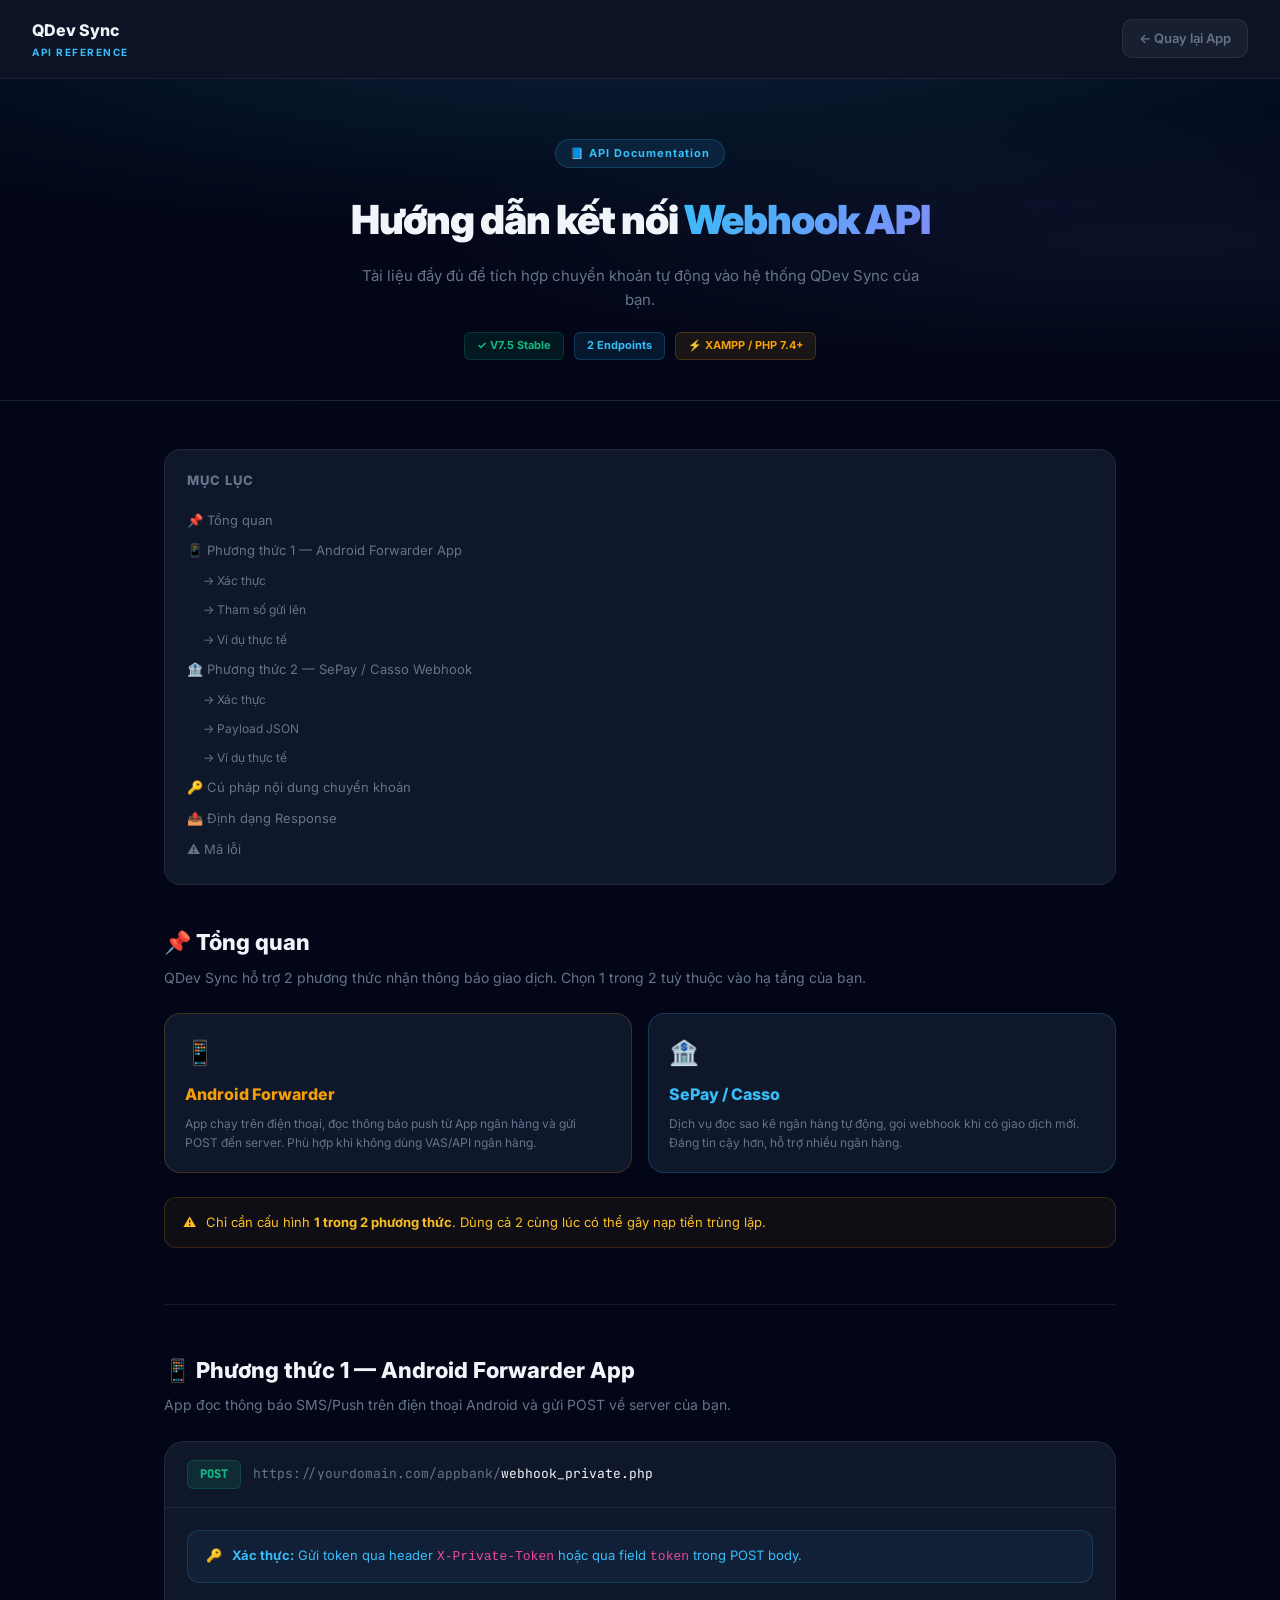
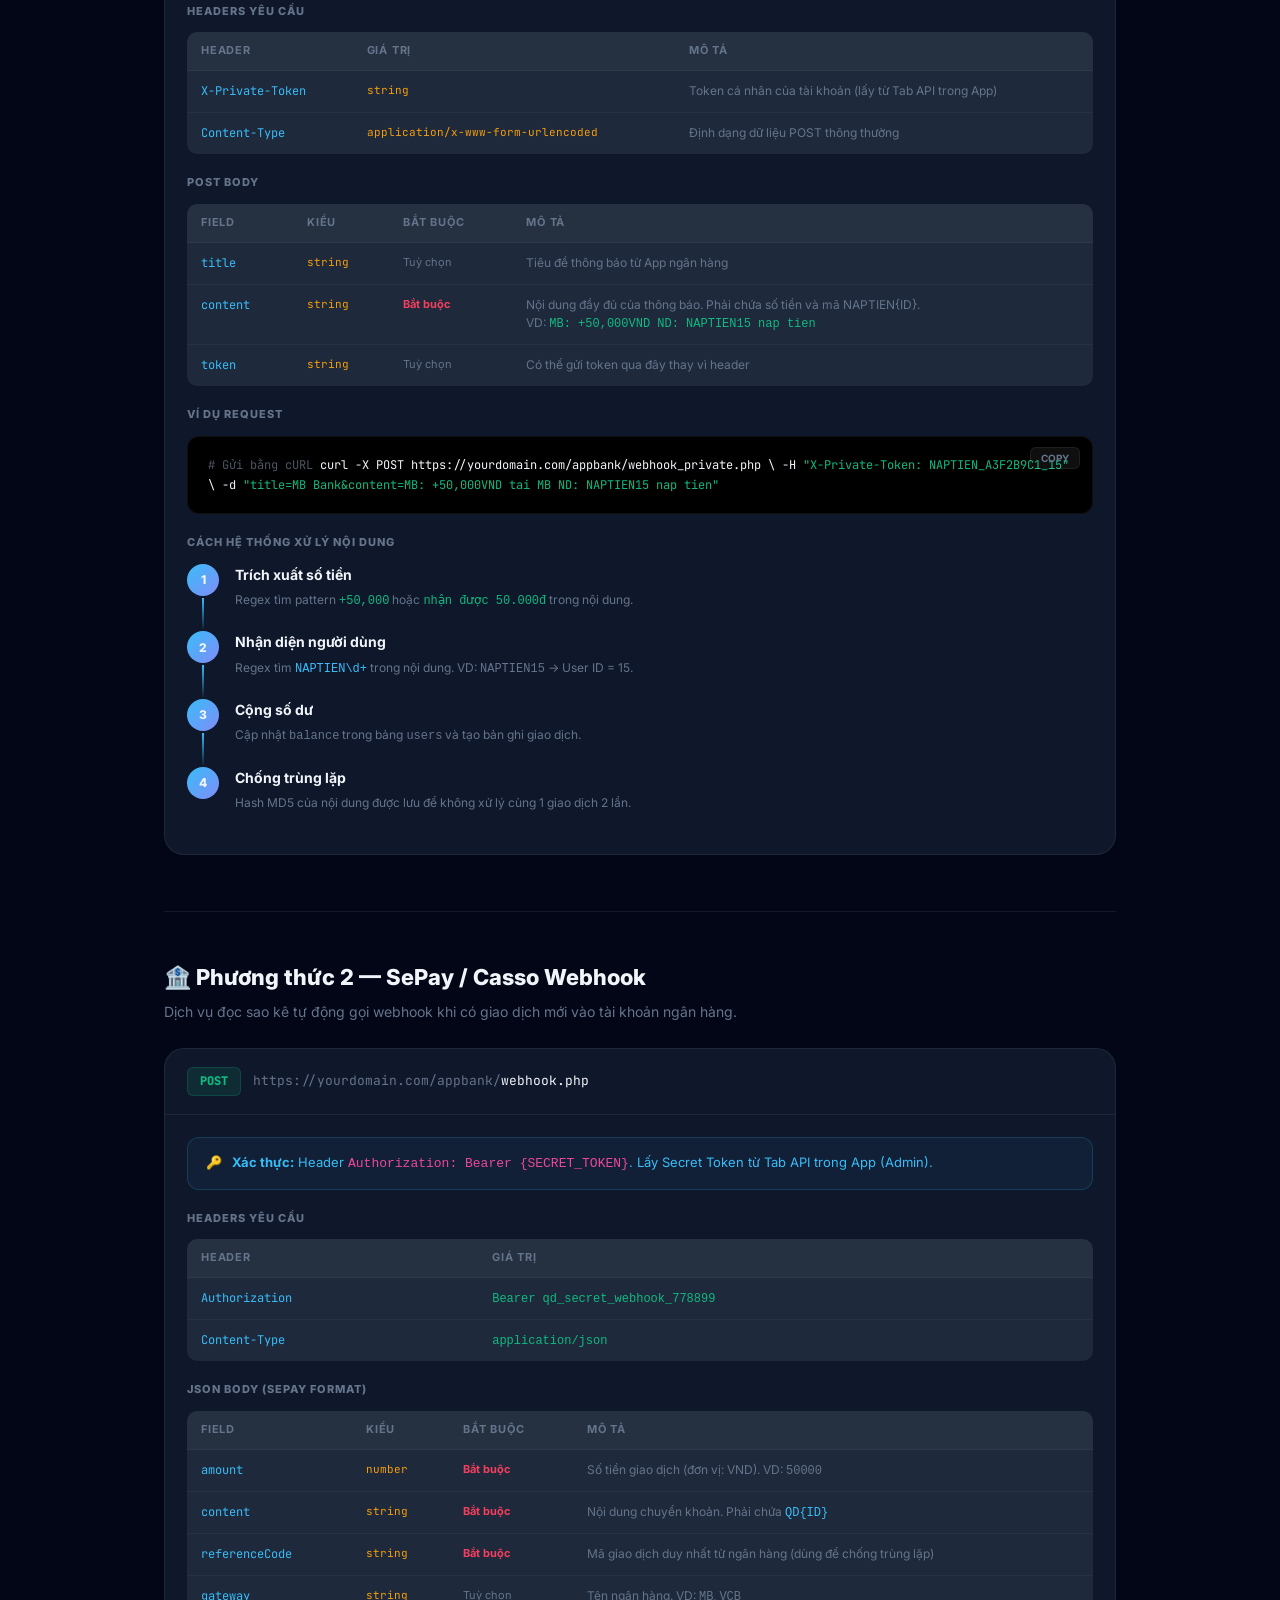
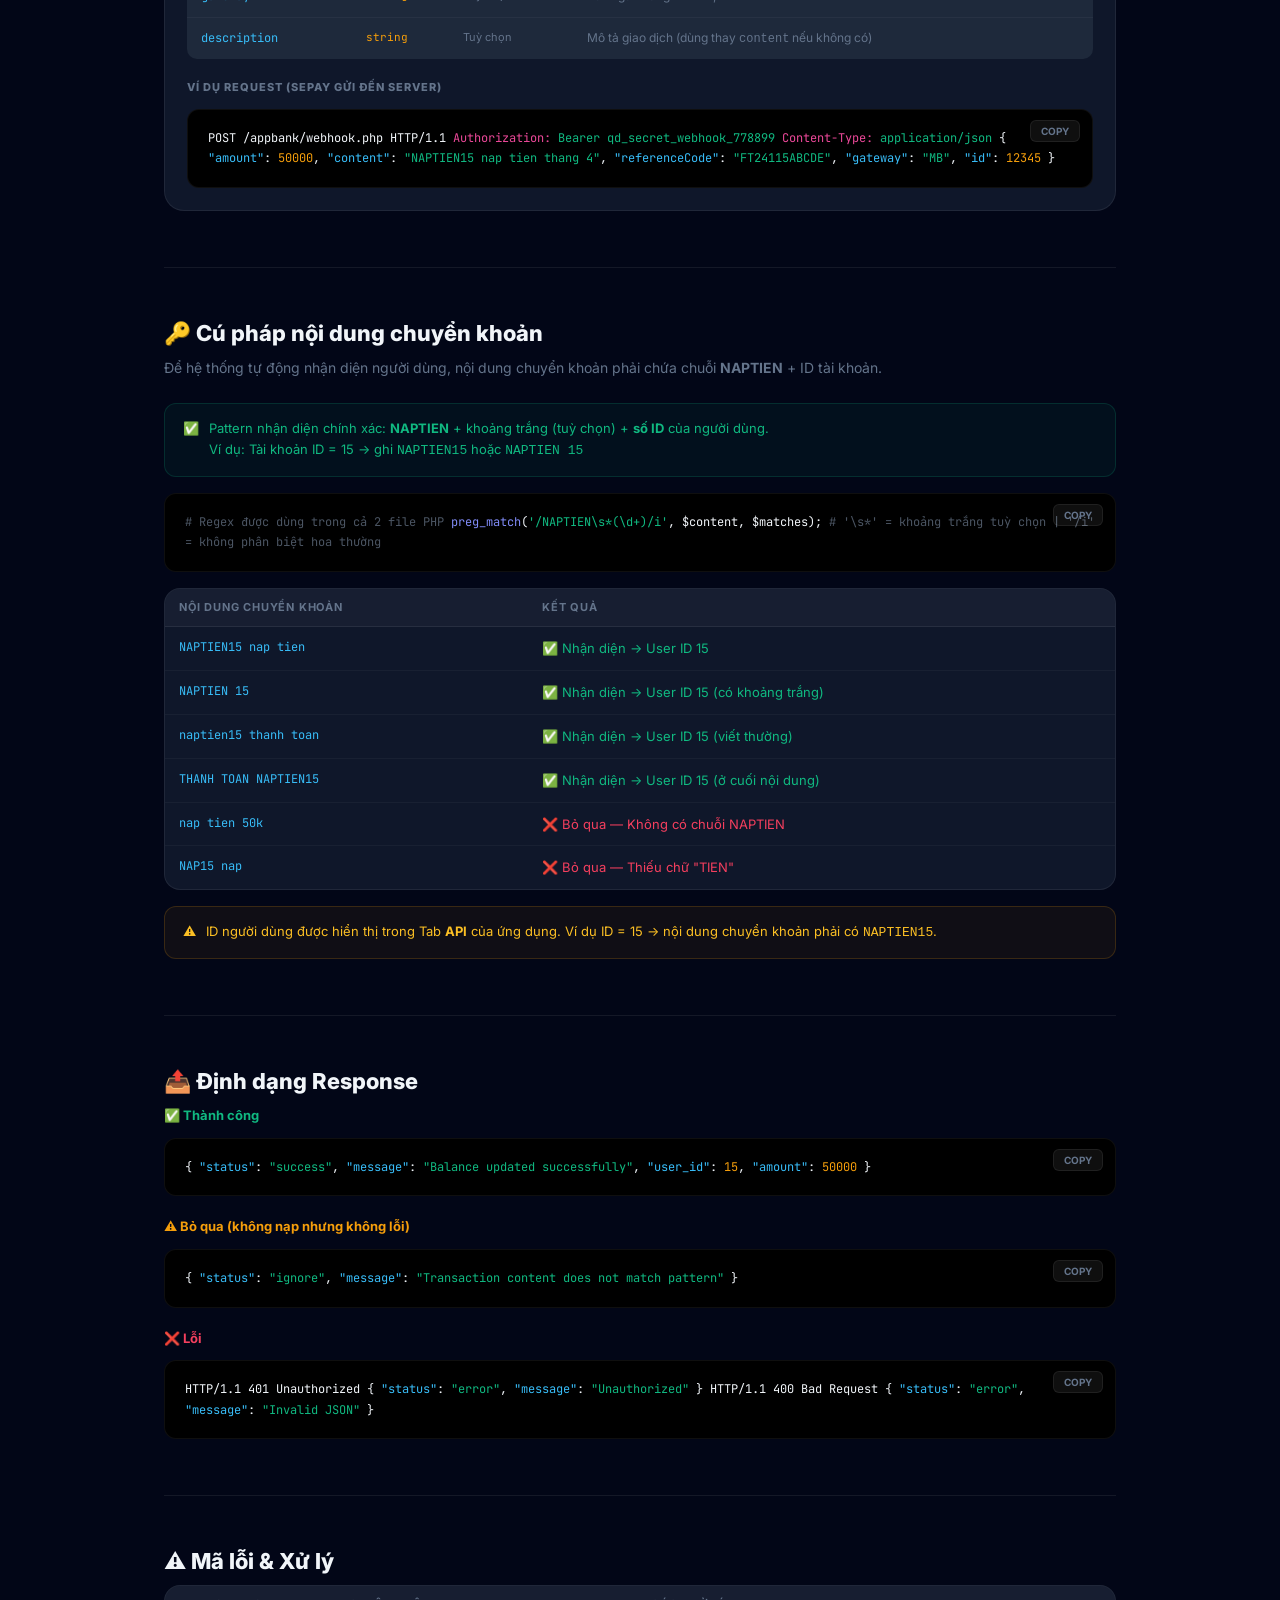
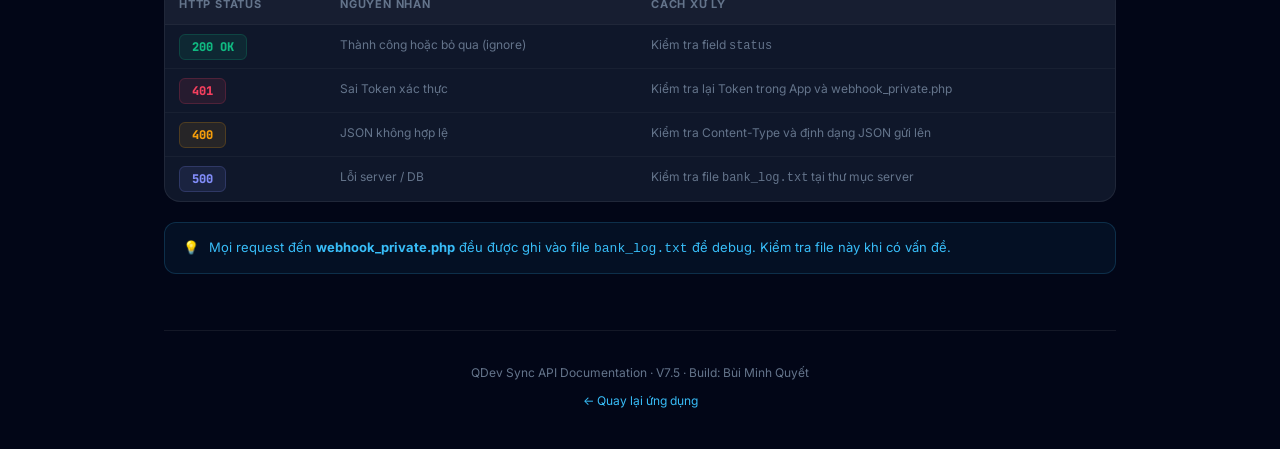
<file: app/src/main/assets/docs.html>
<!DOCTYPE html>
<html lang="vi">
<head>
    <meta charset="UTF-8">
    <meta name="viewport" content="width=device-width, initial-scale=1.0">
    <title>API Documentation — QDev Sync</title>
    <link rel="icon" href="logo.png">
    <link rel="preconnect" href="https://fonts.googleapis.com">
    <link href="https://fonts.googleapis.com/css2?family=Inter:wght@400;500;600;700;800;900&family=JetBrains+Mono:wght@400;500;700&display=swap" rel="stylesheet">
    <style>
        :root {
            --bg: #020617;
            --surface: #0f172a;
            --surface2: #1e293b;
            --border: rgba(255,255,255,0.07);
            --text: #f1f5f9;
            --muted: #64748b;
            --blue: #38bdf8;
            --purple: #818cf8;
            --emerald: #10b981;
            --amber: #f59e0b;
            --rose: #f43f5e;
            --pink: #ec4899;
        }
        * { margin: 0; padding: 0; box-sizing: border-box; }
        body {
            background: var(--bg);
            color: var(--text);
            font-family: 'Inter', sans-serif;
            min-height: 100vh;
            line-height: 1.6;
        }

        /* ── HEADER ── */
        .site-header {
            background: rgba(15,23,42,0.8);
            backdrop-filter: blur(12px);
            border-bottom: 1px solid var(--border);
            padding: 18px 32px;
            display: flex;
            align-items: center;
            justify-content: space-between;
            position: sticky;
            top: 0;
            z-index: 100;
        }
        .logo { display: flex; align-items: center; gap: 12px; }
        .logo-icon {
            width: 38px; height: 38px;
            background: linear-gradient(135deg, var(--blue), var(--purple));
            border-radius: 10px;
            display: flex; align-items: center; justify-content: center;
            font-size: 18px;
        }
        .logo-text { font-size: 16px; font-weight: 800; }
        .logo-sub { font-size: 10px; color: var(--blue); font-weight: 700; letter-spacing: 1.5px; text-transform: uppercase; }
        .back-btn {
            display: flex; align-items: center; gap: 8px;
            background: rgba(255,255,255,0.05);
            border: 1px solid var(--border);
            padding: 8px 16px;
            border-radius: 10px;
            color: var(--muted);
            text-decoration: none;
            font-size: 13px;
            font-weight: 600;
            transition: all 0.2s;
        }
        .back-btn:hover { background: rgba(56,189,248,0.1); color: var(--blue); border-color: var(--blue); }

        /* ── HERO ── */
        .hero {
            background: radial-gradient(ellipse 80% 60% at 50% -10%, rgba(56,189,248,0.12), transparent),
                        radial-gradient(ellipse 60% 40% at 90% 50%, rgba(129,140,248,0.08), transparent);
            padding: 60px 32px 40px;
            text-align: center;
            border-bottom: 1px solid var(--border);
        }
        .hero-badge {
            display: inline-flex; align-items: center; gap: 6px;
            background: rgba(56,189,248,0.1);
            border: 1px solid rgba(56,189,248,0.2);
            color: var(--blue);
            font-size: 11px; font-weight: 700; letter-spacing: 1px;
            padding: 5px 14px; border-radius: 100px;
            margin-bottom: 20px;
        }
        .hero h1 { font-size: 40px; font-weight: 900; letter-spacing: -1px; margin-bottom: 12px; }
        .hero h1 span { background: linear-gradient(135deg, var(--blue), var(--purple)); -webkit-background-clip: text; -webkit-text-fill-color: transparent; }
        .hero p { color: var(--muted); font-size: 15px; max-width: 560px; margin: 0 auto; }
        .version-badges { display: flex; justify-content: center; gap: 10px; margin-top: 20px; flex-wrap: wrap; }
        .version-badge {
            padding: 4px 12px; border-radius: 6px; font-size: 11px; font-weight: 700;
        }
        .v-stable { background: rgba(16,185,129,0.1); color: var(--emerald); border: 1px solid rgba(16,185,129,0.2); }
        .v-info { background: rgba(56,189,248,0.1); color: var(--blue); border: 1px solid rgba(56,189,248,0.2); }
        .v-warn { background: rgba(245,158,11,0.1); color: var(--amber); border: 1px solid rgba(245,158,11,0.2); }

        /* ── LAYOUT ── */
        .container { max-width: 1000px; margin: 0 auto; padding: 48px 24px; }

        /* ── SECTION ── */
        .section { margin-bottom: 56px; }
        .section-title {
            font-size: 22px; font-weight: 800; margin-bottom: 6px;
            display: flex; align-items: center; gap: 10px;
        }
        .section-desc { color: var(--muted); font-size: 14px; margin-bottom: 24px; }

        /* ── ENDPOINT CARD ── */
        .endpoint-card {
            background: var(--surface);
            border: 1px solid var(--border);
            border-radius: 20px;
            overflow: hidden;
            margin-bottom: 20px;
        }
        .endpoint-header {
            padding: 18px 22px;
            display: flex; align-items: center; gap: 12px;
            border-bottom: 1px solid var(--border);
            cursor: pointer;
            user-select: none;
        }
        .method-badge {
            padding: 4px 12px; border-radius: 6px;
            font-size: 12px; font-weight: 800;
            font-family: 'JetBrains Mono', monospace;
        }
        .post { background: rgba(16,185,129,0.12); color: var(--emerald); border: 1px solid rgba(16,185,129,0.2); }
        .get { background: rgba(56,189,248,0.12); color: var(--blue); border: 1px solid rgba(56,189,248,0.2); }
        .endpoint-url {
            font-family: 'JetBrains Mono', monospace;
            font-size: 13px; color: var(--text); flex: 1;
        }
        .endpoint-url span { color: var(--muted); }
        .endpoint-desc-short { margin-left: auto; font-size: 12px; color: var(--muted); font-weight: 500; }

        .endpoint-body { padding: 22px; }
        .endpoint-body h4 {
            font-size: 11px; font-weight: 800; color: var(--muted);
            letter-spacing: 1px; text-transform: uppercase;
            margin-bottom: 12px; margin-top: 20px;
        }
        .endpoint-body h4:first-child { margin-top: 0; }

        /* ── TABLE ── */
        table { width: 100%; border-collapse: collapse; font-size: 13px; }
        th {
            text-align: left; padding: 10px 14px;
            background: rgba(255,255,255,0.03);
            color: var(--muted); font-size: 11px; font-weight: 700;
            text-transform: uppercase; letter-spacing: 0.8px;
            border-bottom: 1px solid var(--border);
        }
        td { padding: 11px 14px; border-bottom: 1px solid rgba(255,255,255,0.04); vertical-align: top; }
        tr:last-child td { border-bottom: none; }
        .param-name { font-family: 'JetBrains Mono', monospace; color: var(--blue); font-size: 12px; }
        .param-type { font-family: 'JetBrains Mono', monospace; color: var(--amber); font-size: 11px; }
        .param-req { color: var(--rose); font-size: 11px; font-weight: 700; }
        .param-opt { color: var(--muted); font-size: 11px; }
        .param-desc { color: var(--muted); font-size: 12px; line-height: 1.5; }

        /* ── CODE BLOCK ── */
        .code-block {
            background: #000;
            border: 1px solid rgba(255,255,255,0.06);
            border-radius: 12px;
            padding: 18px 20px;
            font-family: 'JetBrains Mono', monospace;
            font-size: 12px;
            line-height: 1.7;
            overflow-x: auto;
            position: relative;
        }
        .code-block .comment { color: #4b5563; }
        .code-block .key { color: var(--blue); }
        .code-block .str { color: var(--emerald); }
        .code-block .num { color: var(--amber); }
        .code-block .kw { color: var(--purple); }
        .code-block .hdr { color: var(--pink); }
        .copy-btn {
            position: absolute; top: 10px; right: 12px;
            background: rgba(255,255,255,0.06);
            border: 1px solid var(--border);
            color: var(--muted);
            padding: 4px 10px;
            border-radius: 6px;
            font-size: 10px; font-weight: 700;
            cursor: pointer;
            transition: all 0.2s;
            font-family: 'Inter', sans-serif;
        }
        .copy-btn:hover { background: var(--blue); color: white; border-color: var(--blue); }

        /* ── ALERT ── */
        .alert {
            padding: 14px 18px;
            border-radius: 12px;
            margin-bottom: 16px;
            font-size: 13px;
            display: flex; gap: 10px;
        }
        .alert-warn { background: rgba(245,158,11,0.06); border: 1px solid rgba(245,158,11,0.18); color: #fbbf24; }
        .alert-info { background: rgba(56,189,248,0.06); border: 1px solid rgba(56,189,248,0.18); color: var(--blue); }
        .alert-success { background: rgba(16,185,129,0.06); border: 1px solid rgba(16,185,129,0.18); color: var(--emerald); }

        /* ── RESPONSE TABS ── */
        .resp-tabs { display: flex; gap: 0; border-bottom: 1px solid var(--border); margin-bottom: 14px; }
        .resp-tab {
            padding: 8px 16px; font-size: 12px; font-weight: 700;
            color: var(--muted); cursor: pointer; border-bottom: 2px solid transparent;
            transition: all 0.2s;
        }
        .resp-tab.active { color: var(--emerald); border-bottom-color: var(--emerald); }

        /* ── FLOW STEPS ── */
        .flow { display: flex; flex-direction: column; gap: 0; }
        .flow-item {
            display: flex; gap: 16px; padding-bottom: 20px;
            position: relative;
        }
        .flow-item:not(:last-child)::before {
            content: '';
            position: absolute;
            left: 15px; top: 34px; bottom: 0;
            width: 2px;
            background: linear-gradient(var(--blue), transparent);
        }
        .flow-num {
            width: 32px; height: 32px; border-radius: 50%; flex-shrink: 0;
            background: linear-gradient(135deg, var(--blue), var(--purple));
            display: flex; align-items: center; justify-content: center;
            font-size: 12px; font-weight: 800;
        }
        .flow-content h5 { font-size: 14px; font-weight: 700; margin-bottom: 4px; }
        .flow-content p { font-size: 12px; color: var(--muted); }

        /* ── DIVIDER ── */
        .divider { height: 1px; background: var(--border); margin: 48px 0; }

        /* ── TOC ── */
        .toc {
            background: var(--surface);
            border: 1px solid var(--border);
            border-radius: 16px;
            padding: 20px 22px;
            margin-bottom: 40px;
        }
        .toc h3 { font-size: 13px; font-weight: 800; color: var(--muted); text-transform: uppercase; letter-spacing: 1px; margin-bottom: 14px; }
        .toc a {
            display: block; color: var(--muted); text-decoration: none;
            font-size: 13px; padding: 5px 0;
            transition: color 0.2s;
        }
        .toc a:hover { color: var(--blue); }
        .toc .toc-sub { padding-left: 16px; font-size: 12px; }

        /* ── RESPONSIVE ── */
        @media (max-width: 768px) {
            .hero { padding: 40px 20px 30px; }
            .hero h1 { font-size: 28px; }
            .hero p { font-size: 14px; }
            .site-header { padding: 12px 16px; }
            .logo-text { font-size: 14px; }
            .logo-icon { width: 32px; height: 32px; font-size: 16px; }
            .back-btn { padding: 6px 12px; font-size: 12px; }
            
            .container { padding: 24px 16px; }
            .section-title { font-size: 18px; }
            
            .overview-grid { grid-template-columns: 1fr !important; }
            
            .endpoint-header { flex-direction: column; align-items: flex-start; gap: 8px; }
            .endpoint-url { font-size: 12px; color: var(--text); word-break: break-all; }
            .endpoint-desc-short { margin-left: 0; font-size: 11px; }
            
            .table-wrapper { overflow-x: auto; -webkit-overflow-scrolling: touch; border-radius: 10px; border: 1px solid var(--border); }
            table { min-width: 500px; }
            
            .code-block { font-size: 11px; padding: 15px; }
        }
    </style>
</head>
<body>

<!-- HEADER -->
<header class="site-header">
    <div class="logo">
        <div>
            <div class="logo-text">QDev Sync</div>
            <div class="logo-sub">API Reference</div>
        </div>
    </div>
    <a href="index.html" class="back-btn">← Quay lại App</a>
</header>

<!-- HERO -->
<div class="hero">
    <div class="hero-badge">📘 API Documentation</div>
    <h1>Hướng dẫn kết nối <span>Webhook API</span></h1>
    <p>Tài liệu đầy đủ để tích hợp chuyển khoản tự động vào hệ thống QDev Sync của bạn.</p>
    <div class="version-badges">
        <span class="version-badge v-stable">✓ V7.5 Stable</span>
        <span class="version-badge v-info">2 Endpoints</span>
        <span class="version-badge v-warn">⚡ XAMPP / PHP 7.4+</span>
    </div>
</div>

<!-- MAIN CONTENT -->
<div class="container">

    <!-- TOC -->
    <div class="toc">
        <h3>Mục lục</h3>
        <a href="#overview">📌 Tổng quan</a>
        <a href="#method1">📱 Phương thức 1 — Android Forwarder App</a>
        <a class="toc-sub" href="#m1-auth">→ Xác thực</a>
        <a class="toc-sub" href="#m1-params">→ Tham số gửi lên</a>
        <a class="toc-sub" href="#m1-example">→ Ví dụ thực tế</a>
        <a href="#method2">🏦 Phương thức 2 — SePay / Casso Webhook</a>
        <a class="toc-sub" href="#m2-auth">→ Xác thực</a>
        <a class="toc-sub" href="#m2-body">→ Payload JSON</a>
        <a class="toc-sub" href="#m2-example">→ Ví dụ thực tế</a>
        <a href="#pattern">🔑 Cú pháp nội dung chuyển khoản</a>
        <a href="#response">📤 Định dạng Response</a>
        <a href="#errors">⚠️ Mã lỗi</a>
    </div>

    <!-- OVERVIEW -->
    <div class="section" id="overview">
        <div class="section-title">📌 Tổng quan</div>
        <div class="section-desc">QDev Sync hỗ trợ 2 phương thức nhận thông báo giao dịch. Chọn 1 trong 2 tuỳ thuộc vào hạ tầng của bạn.</div>

        <div class="overview-grid" style="display: grid; grid-template-columns: 1fr 1fr; gap: 16px; margin-bottom: 24px;">
            <div style="background: var(--surface); border: 1px solid rgba(245,158,11,0.2); border-radius: 16px; padding: 20px;">
                <div style="font-size: 24px; margin-bottom: 10px;">📱</div>
                <div style="font-weight: 800; margin-bottom: 6px; color: var(--amber);">Android Forwarder</div>
                <div style="font-size: 12px; color: var(--muted); line-height: 1.6;">App chạy trên điện thoại, đọc thông báo push từ App ngân hàng và gửi POST đến server. Phù hợp khi không dùng VAS/API ngân hàng.</div>
            </div>
            <div style="background: var(--surface); border: 1px solid rgba(56,189,248,0.2); border-radius: 16px; padding: 20px;">
                <div style="font-size: 24px; margin-bottom: 10px;">🏦</div>
                <div style="font-weight: 800; margin-bottom: 6px; color: var(--blue);">SePay / Casso</div>
                <div style="font-size: 12px; color: var(--muted); line-height: 1.6;">Dịch vụ đọc sao kê ngân hàng tự động, gọi webhook khi có giao dịch mới. Đáng tin cậy hơn, hỗ trợ nhiều ngân hàng.</div>
            </div>
        </div>

        <div class="alert alert-warn">
            ⚠️ <div>Chỉ cần cấu hình <strong>1 trong 2 phương thức</strong>. Dùng cả 2 cùng lúc có thể gây nạp tiền trùng lặp.</div>
        </div>
    </div>

    <div class="divider"></div>

    <!-- METHOD 1 -->
    <div class="section" id="method1">
        <div class="section-title">📱 Phương thức 1 — Android Forwarder App</div>
        <div class="section-desc">App đọc thông báo SMS/Push trên điện thoại Android và gửi POST về server của bạn.</div>

        <div class="endpoint-card">
            <div class="endpoint-header">
                <span class="method-badge post">POST</span>
                <span class="endpoint-url"><span>https://yourdomain.com/appbank/</span>webhook_private.php</span>
            </div>
            <div class="endpoint-body">

                <div class="alert alert-info" id="m1-auth">
                    🔑 <div><strong>Xác thực:</strong> Gửi token qua header <code style="color:var(--pink)">X-Private-Token</code> hoặc qua field <code style="color:var(--pink)">token</code> trong POST body.</div>
                </div>

                <h4 id="m1-params">Headers yêu cầu</h4>
                <div style="background: var(--surface2); border-radius: 10px; overflow: hidden; margin-bottom: 16px;">
                    <div class="table-wrapper">
            <table>
                        <thead><tr><th>Header</th><th>Giá trị</th><th>Mô tả</th></tr></thead>
                        <tbody>
                            <tr><td class="param-name">X-Private-Token</td><td class="param-type">string</td><td class="param-desc">Token cá nhân của tài khoản (lấy từ Tab API trong App)</td></tr>
                            <tr><td class="param-name">Content-Type</td><td class="param-type">application/x-www-form-urlencoded</td><td class="param-desc">Định dạng dữ liệu POST thông thường</td></tr>
                        </tbody>
                    </table>
        </div>
                </div>

                <h4>POST Body</h4>
                <div style="background: var(--surface2); border-radius: 10px; overflow: hidden; margin-bottom: 16px;">
                    <div class="table-wrapper">
            <table>
                        <thead><tr><th>Field</th><th>Kiểu</th><th>Bắt buộc</th><th>Mô tả</th></tr></thead>
                        <tbody>
                            <tr>
                                <td class="param-name">title</td>
                                <td class="param-type">string</td>
                                <td class="param-opt">Tuỳ chọn</td>
                                <td class="param-desc">Tiêu đề thông báo từ App ngân hàng</td>
                            </tr>
                            <tr>
                                <td class="param-name">content</td>
                                <td class="param-type">string</td>
                                <td class="param-req">Bắt buộc</td>
                                <td class="param-desc">Nội dung đầy đủ của thông báo. Phải chứa số tiền và mã NAPTIEN{ID}.<br>VD: <span style="color:var(--emerald);font-family:monospace">MB: +50,000VND ND: NAPTIEN15 nap tien</span></td>
                            </tr>
                            <tr>
                                <td class="param-name">token</td>
                                <td class="param-type">string</td>
                                <td class="param-opt">Tuỳ chọn</td>
                                <td class="param-desc">Có thể gửi token qua đây thay vì header</td>
                            </tr>
                        </tbody>
                    </table>
        </div>
                </div>

                <h4 id="m1-example">Ví dụ Request</h4>
                <div class="code-block">
                    <button class="copy-btn" onclick="copyCode(this)">COPY</button>
<span class="comment"># Gửi bằng cURL</span>
curl -X POST https://yourdomain.com/appbank/webhook_private.php \
  -H <span class="str">"X-Private-Token: NAPTIEN_A3F2B9C1_15"</span> \
  -d <span class="str">"title=MB Bank&content=MB: +50,000VND tai MB ND: NAPTIEN15 nap tien"</span>
                </div>

                <h4 style="margin-top: 20px;">Cách hệ thống xử lý nội dung</h4>
                <div class="flow">
                    <div class="flow-item">
                        <div class="flow-num">1</div>
                        <div class="flow-content">
                            <h5>Trích xuất số tiền</h5>
                            <p>Regex tìm pattern <code style="color:var(--emerald)">+50,000</code> hoặc <code style="color:var(--emerald)">nhận được 50.000đ</code> trong nội dung.</p>
                        </div>
                    </div>
                    <div class="flow-item">
                        <div class="flow-num">2</div>
                        <div class="flow-content">
                            <h5>Nhận diện người dùng</h5>
                            <p>Regex tìm <code style="color:var(--blue)">NAPTIEN\d+</code> trong nội dung. VD: <code>NAPTIEN15</code> → User ID = 15.</p>
                        </div>
                    </div>
                    <div class="flow-item">
                        <div class="flow-num">3</div>
                        <div class="flow-content">
                            <h5>Cộng số dư</h5>
                            <p>Cập nhật <code>balance</code> trong bảng <code>users</code> và tạo bản ghi giao dịch.</p>
                        </div>
                    </div>
                    <div class="flow-item">
                        <div class="flow-num">4</div>
                        <div class="flow-content">
                            <h5>Chống trùng lặp</h5>
                            <p>Hash MD5 của nội dung được lưu để không xử lý cùng 1 giao dịch 2 lần.</p>
                        </div>
                    </div>
                </div>
            </div>
        </div>
    </div>

    <div class="divider"></div>

    <!-- METHOD 2 -->
    <div class="section" id="method2">
        <div class="section-title">🏦 Phương thức 2 — SePay / Casso Webhook</div>
        <div class="section-desc">Dịch vụ đọc sao kê tự động gọi webhook khi có giao dịch mới vào tài khoản ngân hàng.</div>

        <div class="endpoint-card">
            <div class="endpoint-header">
                <span class="method-badge post">POST</span>
                <span class="endpoint-url"><span>https://yourdomain.com/appbank/</span>webhook.php</span>
            </div>
            <div class="endpoint-body">

                <div class="alert alert-info" id="m2-auth">
                    🔑 <div><strong>Xác thực:</strong> Header <code style="color:var(--pink)">Authorization: Bearer {SECRET_TOKEN}</code>. Lấy Secret Token từ Tab API trong App (Admin).</div>
                </div>

                <h4>Headers yêu cầu</h4>
                <div style="background: var(--surface2); border-radius: 10px; overflow: hidden; margin-bottom: 16px;">
                    <div class="table-wrapper">
            <table>
                        <thead><tr><th>Header</th><th>Giá trị</th></tr></thead>
                        <tbody>
                            <tr><td class="param-name">Authorization</td><td class="param-desc"><code style="color:var(--emerald)">Bearer qd_secret_webhook_778899</code></td></tr>
                            <tr><td class="param-name">Content-Type</td><td class="param-desc"><code style="color:var(--emerald)">application/json</code></td></tr>
                        </tbody>
                    </table>
        </div>
                </div>

                <h4 id="m2-body">JSON Body (SePay format)</h4>
                <div style="background: var(--surface2); border-radius: 10px; overflow: hidden; margin-bottom: 16px;">
                    <div class="table-wrapper">
            <table>
                        <thead><tr><th>Field</th><th>Kiểu</th><th>Bắt buộc</th><th>Mô tả</th></tr></thead>
                        <tbody>
                            <tr><td class="param-name">amount</td><td class="param-type">number</td><td class="param-req">Bắt buộc</td><td class="param-desc">Số tiền giao dịch (đơn vị: VND). VD: <code>50000</code></td></tr>
                            <tr><td class="param-name">content</td><td class="param-type">string</td><td class="param-req">Bắt buộc</td><td class="param-desc">Nội dung chuyển khoản. Phải chứa <code style="color:var(--blue)">QD{ID}</code></td></tr>
                            <tr><td class="param-name">referenceCode</td><td class="param-type">string</td><td class="param-req">Bắt buộc</td><td class="param-desc">Mã giao dịch duy nhất từ ngân hàng (dùng để chống trùng lặp)</td></tr>
                            <tr><td class="param-name">gateway</td><td class="param-type">string</td><td class="param-opt">Tuỳ chọn</td><td class="param-desc">Tên ngân hàng. VD: <code>MB</code>, <code>VCB</code></td></tr>
                            <tr><td class="param-name">description</td><td class="param-type">string</td><td class="param-opt">Tuỳ chọn</td><td class="param-desc">Mô tả giao dịch (dùng thay <code>content</code> nếu không có)</td></tr>
                        </tbody>
                    </table>
        </div>
                </div>

                <h4 id="m2-example">Ví dụ Request (SePay gửi đến server)</h4>
                <div class="code-block">
                    <button class="copy-btn" onclick="copyCode(this)">COPY</button>
POST /appbank/webhook.php HTTP/1.1
<span class="hdr">Authorization:</span> <span class="str">Bearer qd_secret_webhook_778899</span>
<span class="hdr">Content-Type:</span> <span class="str">application/json</span>

{
  <span class="key">"amount"</span>: <span class="num">50000</span>,
  <span class="key">"content"</span>: <span class="str">"NAPTIEN15 nap tien thang 4"</span>,
  <span class="key">"referenceCode"</span>: <span class="str">"FT24115ABCDE"</span>,
  <span class="key">"gateway"</span>: <span class="str">"MB"</span>,
  <span class="key">"id"</span>: <span class="num">12345</span>
}
                </div>
            </div>
        </div>
    </div>

    <div class="divider"></div>

    <!-- PATTERN -->
    <div class="section" id="pattern">
        <div class="section-title">🔑 Cú pháp nội dung chuyển khoản</div>
        <div class="section-desc">Để hệ thống tự động nhận diện người dùng, nội dung chuyển khoản phải chứa chuỗi <strong>NAPTIEN</strong> + ID tài khoản.</div>

        <div class="alert alert-success">
            ✅ <div>Pattern nhận diện chính xác: <strong>NAPTIEN</strong> + khoảng trắng (tuỳ chọn) + <strong>số ID</strong> của người dùng.<br>
            Ví dụ: Tài khoản ID = 15 → ghi <code style="color:var(--emerald)">NAPTIEN15</code> hoặc <code style="color:var(--emerald)">NAPTIEN 15</code></div>
        </div>

        <div class="code-block" style="margin-bottom: 16px;">
            <button class="copy-btn" onclick="copyCode(this)">COPY</button>
<span class="comment"># Regex được dùng trong cả 2 file PHP</span>
<span class="kw">preg_match</span>(<span class="str">'/NAPTIEN\s*(\d+)/i'</span>, $content, $matches);
<span class="comment"># '\s*' = khoảng trắng tuỳ chọn | '/i' = không phân biệt hoa thường</span>
        </div>

        <div style="background: var(--surface); border-radius: 16px; overflow: hidden; border: 1px solid var(--border);">
            <div class="table-wrapper">
            <table>
                <thead><tr><th>Nội dung chuyển khoản</th><th>Kết quả</th></tr></thead>
                <tbody>
                    <tr><td class="param-name">NAPTIEN15 nap tien</td><td style="color:var(--emerald);">✅ Nhận diện → User ID 15</td></tr>
                    <tr><td class="param-name">NAPTIEN 15</td><td style="color:var(--emerald);">✅ Nhận diện → User ID 15 (có khoảng trắng)</td></tr>
                    <tr><td class="param-name">naptien15 thanh toan</td><td style="color:var(--emerald);">✅ Nhận diện → User ID 15 (viết thường)</td></tr>
                    <tr><td class="param-name">THANH TOAN NAPTIEN15</td><td style="color:var(--emerald);">✅ Nhận diện → User ID 15 (ở cuối nội dung)</td></tr>
                    <tr><td class="param-name">nap tien 50k</td><td style="color:var(--rose);">❌ Bỏ qua — Không có chuỗi NAPTIEN</td></tr>
                    <tr><td class="param-name">NAP15 nap</td><td style="color:var(--rose);">❌ Bỏ qua — Thiếu chữ "TIEN"</td></tr>
                </tbody>
            </table>
        </div>
        </div>

        <div class="alert alert-warn" style="margin-top: 16px;">
            ⚠️ <div>ID người dùng được hiển thị trong Tab <strong>API</strong> của ứng dụng. Ví dụ ID = 15 → nội dung chuyển khoản phải có <code>NAPTIEN15</code>.</div>
        </div>
    </div>

    <div class="divider"></div>

    <!-- RESPONSE -->
    <div class="section" id="response">
        <div class="section-title">📤 Định dạng Response</div>

        <h4 style="font-size:13px;font-weight:700;margin-bottom:12px;color:var(--emerald);">✅ Thành công</h4>
        <div class="code-block" style="margin-bottom: 20px;">
            <button class="copy-btn" onclick="copyCode(this)">COPY</button>
{
  <span class="key">"status"</span>: <span class="str">"success"</span>,
  <span class="key">"message"</span>: <span class="str">"Balance updated successfully"</span>,
  <span class="key">"user_id"</span>: <span class="num">15</span>,
  <span class="key">"amount"</span>: <span class="num">50000</span>
}
        </div>

        <h4 style="font-size:13px;font-weight:700;margin-bottom:12px;color:var(--amber);">⚠️ Bỏ qua (không nạp nhưng không lỗi)</h4>
        <div class="code-block" style="margin-bottom: 20px;">
            <button class="copy-btn" onclick="copyCode(this)">COPY</button>
{
  <span class="key">"status"</span>: <span class="str">"ignore"</span>,
  <span class="key">"message"</span>: <span class="str">"Transaction content does not match pattern"</span>
}
        </div>

        <h4 style="font-size:13px;font-weight:700;margin-bottom:12px;color:var(--rose);">❌ Lỗi</h4>
        <div class="code-block">
            <button class="copy-btn" onclick="copyCode(this)">COPY</button>
HTTP/1.1 401 Unauthorized
{ <span class="key">"status"</span>: <span class="str">"error"</span>, <span class="key">"message"</span>: <span class="str">"Unauthorized"</span> }

HTTP/1.1 400 Bad Request
{ <span class="key">"status"</span>: <span class="str">"error"</span>, <span class="key">"message"</span>: <span class="str">"Invalid JSON"</span> }
        </div>
    </div>

    <div class="divider"></div>

    <!-- ERRORS -->
    <div class="section" id="errors">
        <div class="section-title">⚠️ Mã lỗi & Xử lý</div>
        <div style="background: var(--surface); border-radius: 16px; overflow: hidden; border: 1px solid var(--border);">
            <div class="table-wrapper">
            <table>
                <thead><tr><th>HTTP Status</th><th>Nguyên nhân</th><th>Cách xử lý</th></tr></thead>
                <tbody>
                    <tr>
                        <td><span class="method-badge" style="background:rgba(16,185,129,0.1);color:var(--emerald);border:1px solid rgba(16,185,129,0.2)">200 OK</span></td>
                        <td class="param-desc">Thành công hoặc bỏ qua (ignore)</td>
                        <td class="param-desc">Kiểm tra field <code>status</code></td>
                    </tr>
                    <tr>
                        <td><span class="method-badge" style="background:rgba(244,63,94,0.1);color:var(--rose);border:1px solid rgba(244,63,94,0.2)">401</span></td>
                        <td class="param-desc">Sai Token xác thực</td>
                        <td class="param-desc">Kiểm tra lại Token trong App và webhook_private.php</td>
                    </tr>
                    <tr>
                        <td><span class="method-badge" style="background:rgba(245,158,11,0.1);color:var(--amber);border:1px solid rgba(245,158,11,0.2)">400</span></td>
                        <td class="param-desc">JSON không hợp lệ</td>
                        <td class="param-desc">Kiểm tra Content-Type và định dạng JSON gửi lên</td>
                    </tr>
                    <tr>
                        <td><span class="method-badge" style="background:rgba(129,140,248,0.1);color:var(--purple);border:1px solid rgba(129,140,248,0.2)">500</span></td>
                        <td class="param-desc">Lỗi server / DB</td>
                        <td class="param-desc">Kiểm tra file <code>bank_log.txt</code> tại thư mục server</td>
                    </tr>
                </tbody>
            </table>
        </div>
        </div>

        <div class="alert alert-info" style="margin-top:20px;">
            💡 <div>Mọi request đến <strong>webhook_private.php</strong> đều được ghi vào file <code>bank_log.txt</code> để debug. Kiểm tra file này khi có vấn đề.</div>
        </div>
    </div>

    <!-- FOOTER -->
    <div style="border-top: 1px solid var(--border); padding-top: 32px; text-align: center; color: var(--muted); font-size: 12px;">
        <p>QDev Sync API Documentation · V7.5 · Build: Bùi Minh Quyết</p>
        <p style="margin-top: 8px;"><a href="index.html" style="color: var(--blue); text-decoration: none;">← Quay lại ứng dụng</a></p>
    </div>
</div>

<script>
    function copyCode(btn) {
        const block = btn.closest('.code-block');
        const text = block.innerText.replace('COPY', '').trim();
        navigator.clipboard.writeText(text).then(() => {
            btn.textContent = '✓ COPIED';
            btn.style.background = 'var(--emerald)';
            btn.style.color = 'white';
            setTimeout(() => { btn.textContent = 'COPY'; btn.style.background = ''; btn.style.color = ''; }, 2000);
        });
    }
</script>
</body>
</html>
</file>
